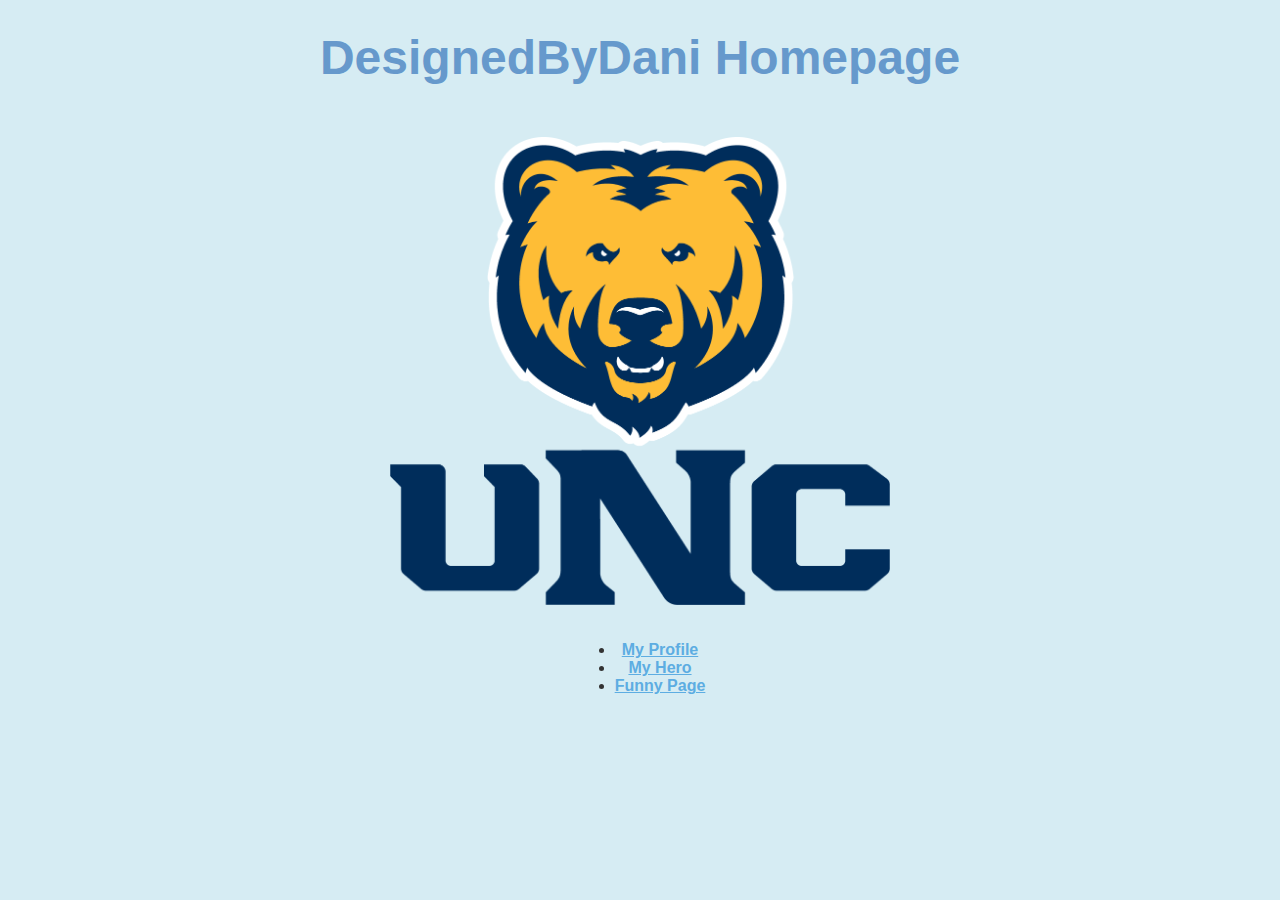
<file: index.html>
<!DOCTYPE html>
<html lang="en">
  <head>
       <title>Welcome to DesignedByDani</title>
       <meta charset="UTF-8">
       <link rel="stylesheet" href="css/main.css">

  </head>
  <body>
       <h1>DesignedByDani Homepage</h1>
       <img src="images/UNClogo.png" alt="UNC Logo">
       <ul>
          <li><a href="profile.html">My Profile</a></li>
          <li><a href="inspire.html">My Hero</a></li>
          <li><a href="amuse.html">Funny Page</a></li>
       </ul>

  </body>
</html>
</file>
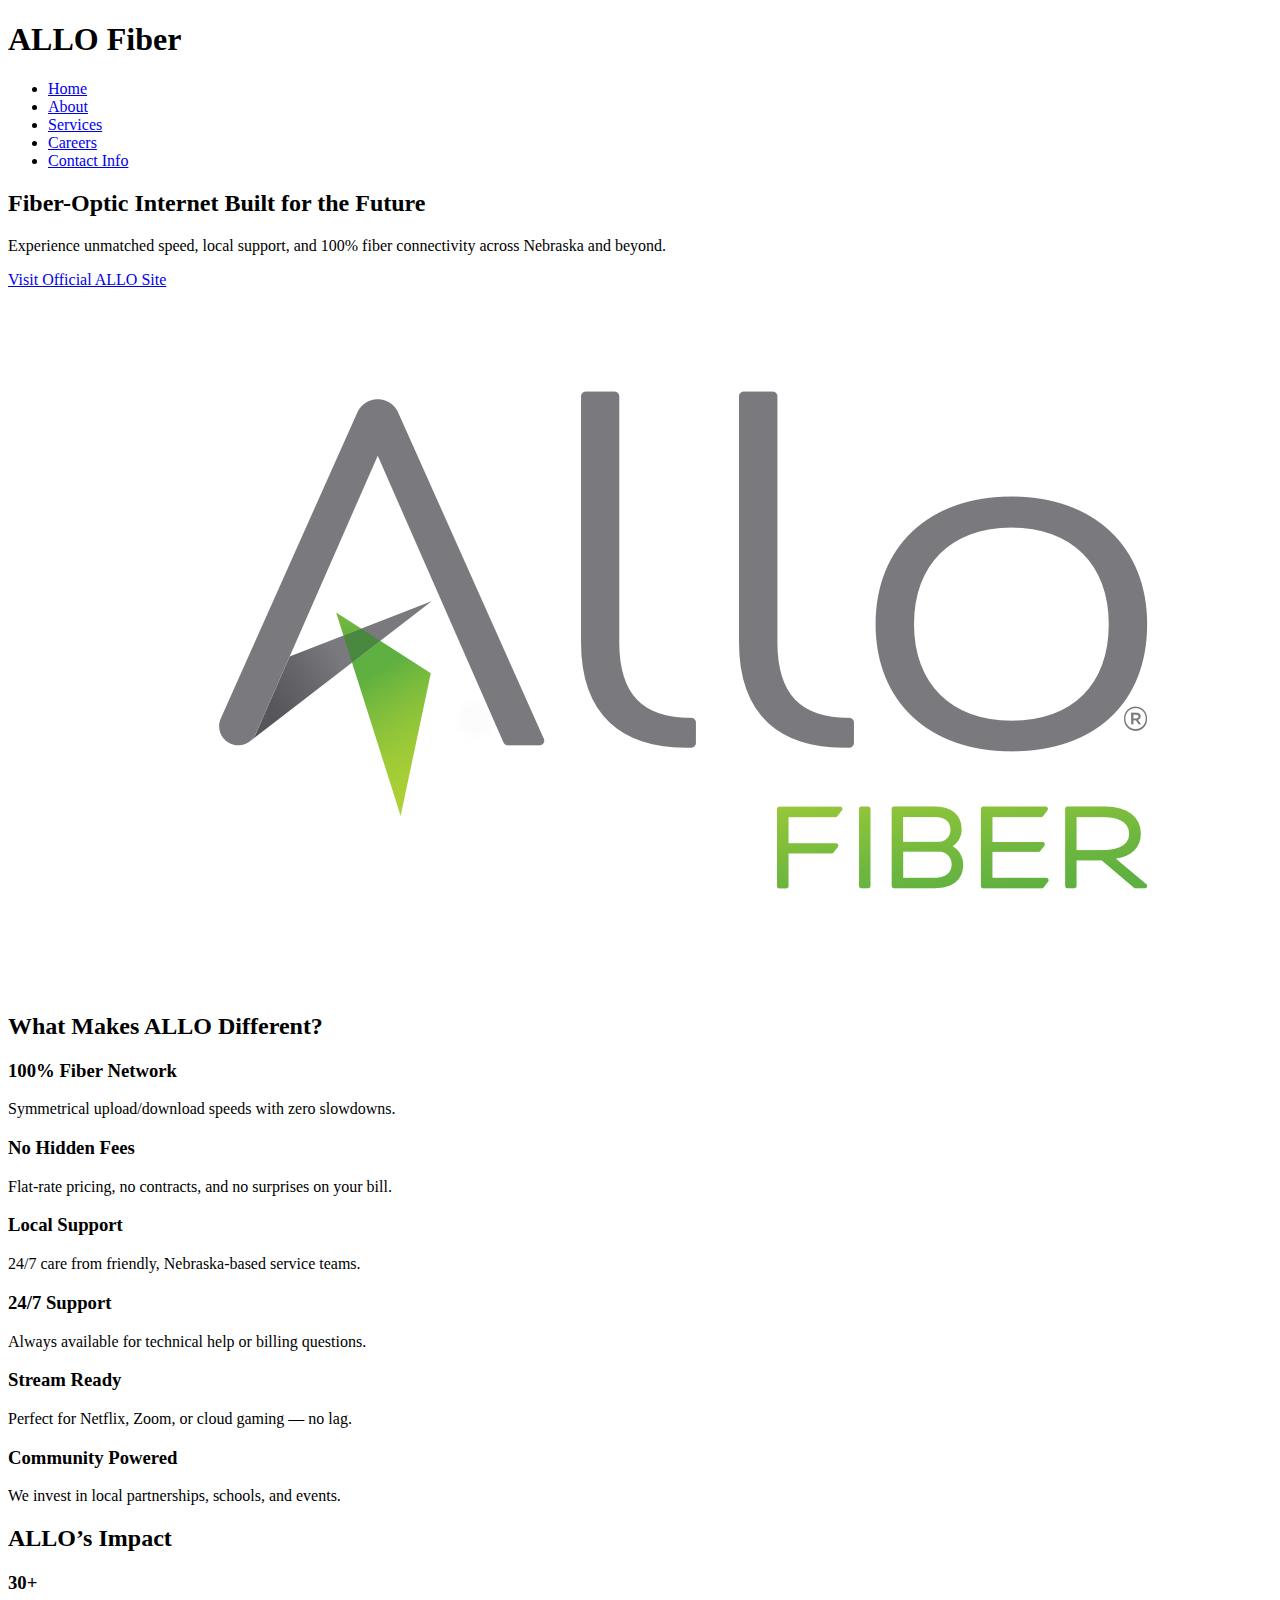
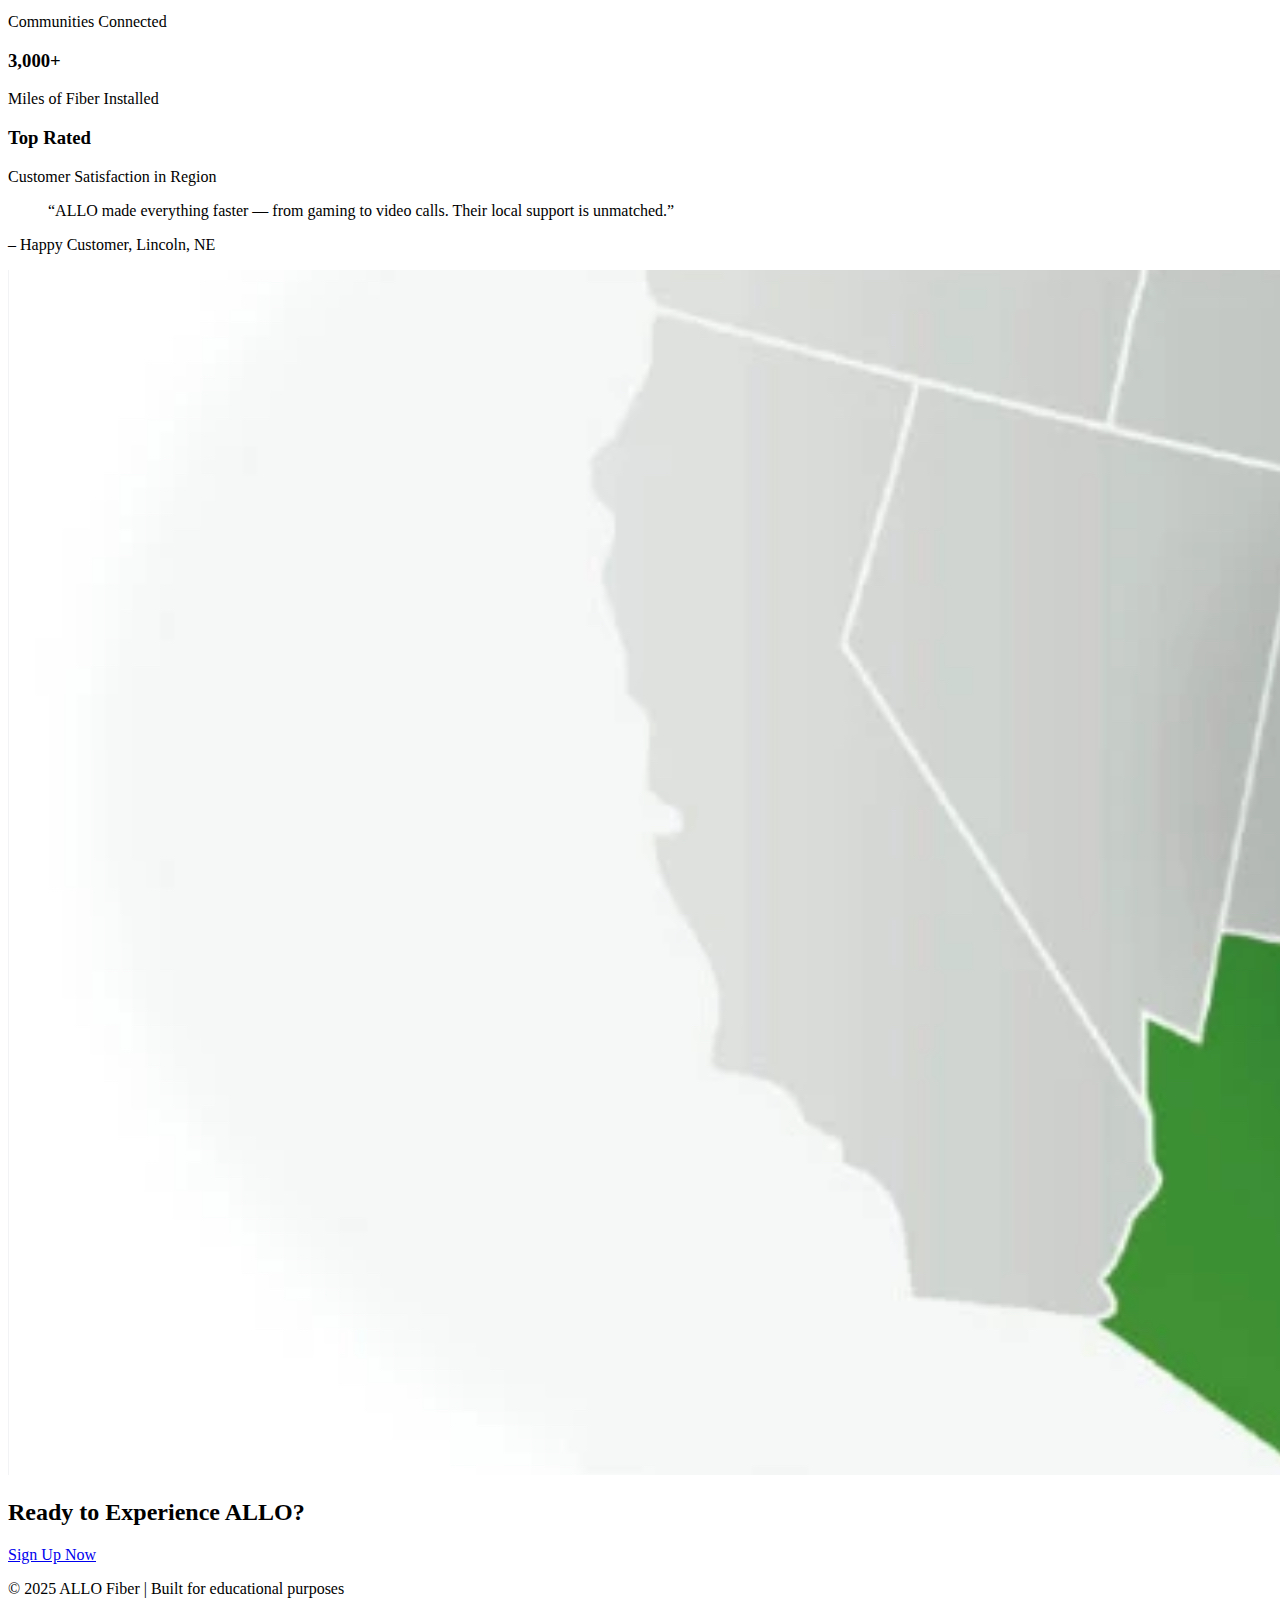
<file: marketing/index.html>
<!DOCTYPE html>
<html lang="en">
<head>
  <meta charset="UTF-8">
  <meta name="viewport" content="width=device-width, initial-scale=1.0">
  <title>ALLO Fiber | Built for the Future</title>
  <link rel="stylesheet" href="../css/style.css">
  <link href="https://fonts.googleapis.com/css2?family=Open+Sans&display=swap" rel="stylesheet">
  <style>
    .visually-hidden {
      position: absolute;
      width: 1px;
      height: 1px;
      padding: 0;
      margin: -1px;
      overflow: hidden;
      clip: rect(0, 0, 0, 0);
      white-space: nowrap;
      border: 0;
    }
  </style>
</head>
<body>
  <header class="header">
    <div class="container">
      <h1 class="logo">ALLO <span class="fiber">Fiber</span></h1>
      <nav>
        <ul>
          <li><a href="index.html">Home</a></li>
          <li><a href="about.html">About</a></li>
          <li><a href="services.html">Services</a></li>
          <li><a href="careers.html">Careers</a></li>
          <li><a href="contact.html">Contact Info</a></li>
        </ul>
      </nav>
    </div>
  </header>

  <section class="hero">
    <div class="container">
      <h2>Fiber-Optic Internet Built for the Future</h2>
      <p>Experience unmatched speed, local support, and 100% fiber connectivity across Nebraska and beyond.</p>
      <a href="https://www.allocommunications.com/" class="btn" target="_blank">Visit Official ALLO Site</a>
    </div>
  </section>

  <section class="real-image">
    <h2 class="visually-hidden">ALLO Logo</h2>
    <img src="../images/allologo.jpeg" alt="ALLO Logo Photo">
  </section>

  <section class="features">
    <div class="container">
      <h2>What Makes ALLO Different?</h2>
      <div class="card-grid">
        <div class="card">
          <h3>100% Fiber Network</h3>
          <p>Symmetrical upload/download speeds with zero slowdowns.</p>
        </div>
        <div class="card">
          <h3>No Hidden Fees</h3>
          <p>Flat-rate pricing, no contracts, and no surprises on your bill.</p>
        </div>
        <div class="card">
          <h3>Local Support</h3>
          <p>24/7 care from friendly, Nebraska-based service teams.</p>
        </div>
      </div>
    </div>
  </section>

  <section class="mini-features">
    <div class="container card-grid">
      <div class="card">
        <h3>24/7 Support</h3>
        <p>Always available for technical help or billing questions.</p>
      </div>
      <div class="card">
        <h3>Stream Ready</h3>
        <p>Perfect for Netflix, Zoom, or cloud gaming — no lag.</p>
      </div>
      <div class="card">
        <h3>Community Powered</h3>
        <p>We invest in local partnerships, schools, and events.</p>
      </div>
    </div>
  </section>

  <section class="stats">
    <div class="container">
      <h2>ALLO’s Impact</h2>
      <div class="stat-grid">
        <div class="stat">
          <h3>30+</h3>
          <p>Communities Connected</p>
        </div>
        <div class="stat">
          <h3>3,000+</h3>
          <p>Miles of Fiber Installed</p>
        </div>
        <div class="stat">
          <h3>Top Rated</h3>
          <p>Customer Satisfaction in Region</p>
        </div>
      </div>
    </div>
  </section>

  <section class="testimonial">
    <div class="container">
      <h2 class="visually-hidden">Customer Testimonial</h2>
      <blockquote>
        “ALLO made everything faster — from gaming to video calls. Their local support is unmatched.”
      </blockquote>
      <p class="author">– Happy Customer, Lincoln, NE</p>
    </div>
  </section>

  <section class="real-image">
    <div class="container">
      <h2 class="visually-hidden">ALLO Coverage Map</h2>
      <img src="../images/allo-map.jpeg" alt="ALLO Coverage Map">
    </div>
  </section>

  <section class="cta-footer">
    <div class="container">
      <h2>Ready to Experience ALLO?</h2>
      <a href="https://www.allocommunications.com/" class="btn" target="_blank">Sign Up Now</a>
    </div>
  </section>

  <footer class="footer">
    <p>&copy; 2025 ALLO Fiber | Built for educational purposes</p>
  </footer>

</body>
</html>
</file>
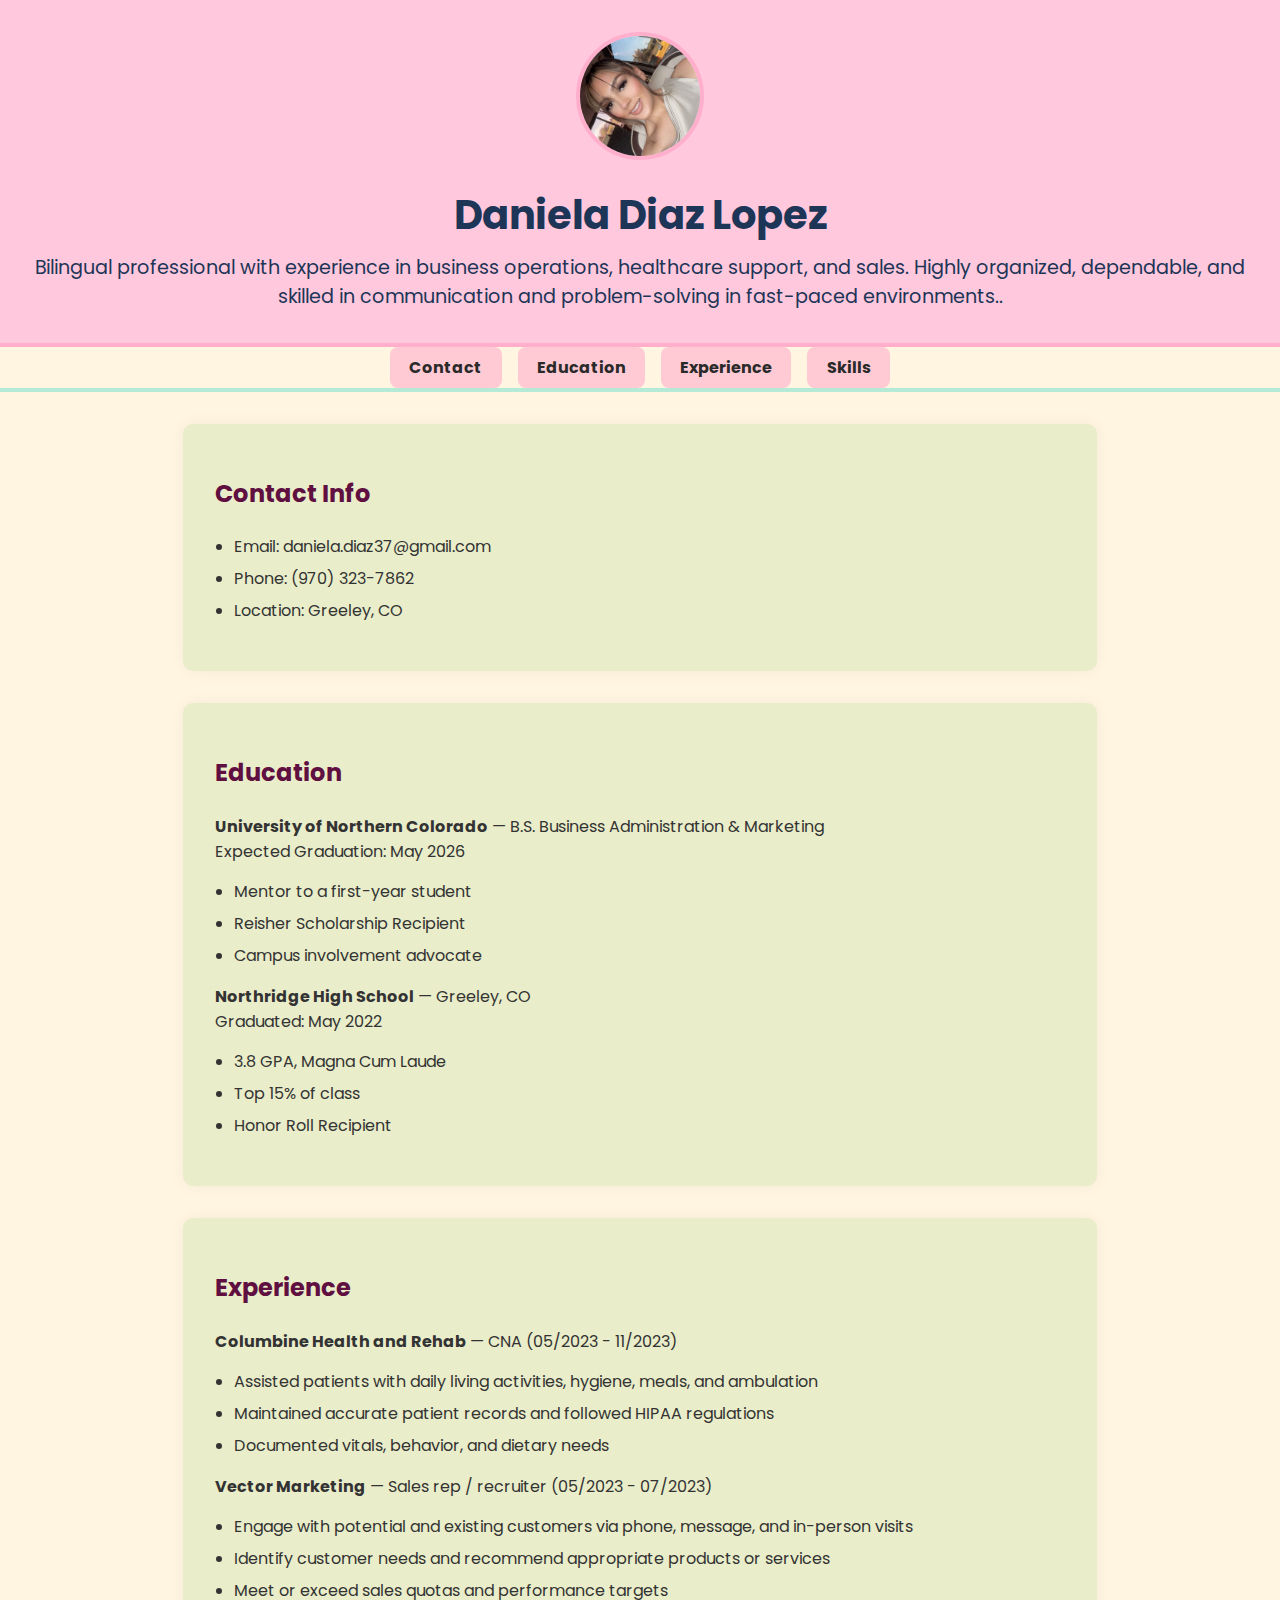
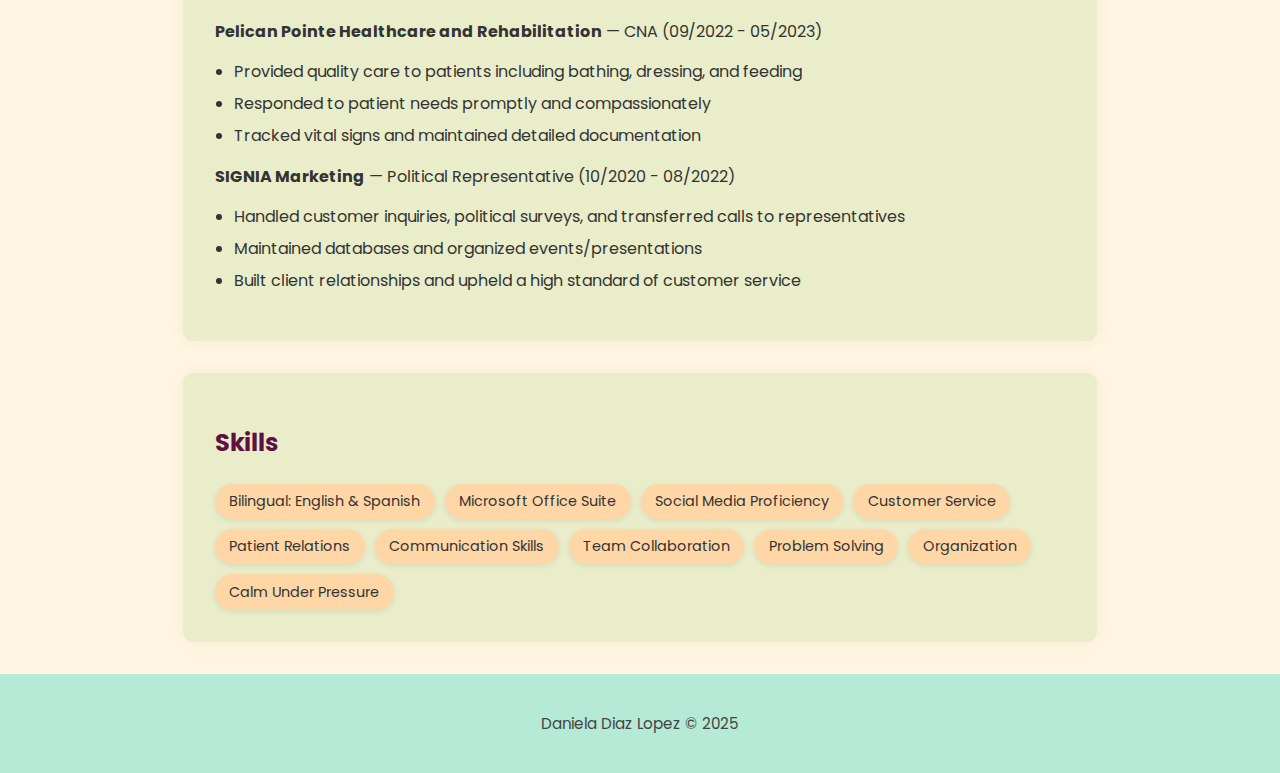
<file: resume/index.html>
<!DOCTYPE html>
<html lang="en">
<head>
  <meta charset="UTF-8">
  <meta name="viewport" content="width=device-width, initial-scale=1.0">
  <title>Resume</title>
  <link rel="stylesheet" href="css/style.css">
  <link href="https://fonts.googleapis.com/css2?family=Poppins:wght@400;700&display=swap" rel="stylesheet">
</head>
<body>
  <header>
    <img src="../images/daniela-profile.jpg" alt="Profile Picture" class="profile-img">
    <h1>Daniela Diaz Lopez</h1>
    <p>Bilingual professional with experience in business operations, healthcare support, and sales. Highly organized, dependable, and skilled in communication and problem-solving in fast-paced environments..</p>
  </header>

  <nav>
    <a href="#contact">Contact</a>
    <a href="#education">Education</a>
    <a href="#experience">Experience</a>
    <a href="#skills">Skills</a>
  </nav>

  <main>
    <section id="contact">
      <h2>Contact Info</h2>
      <ul>
        <li>Email: daniela.diaz37@gmail.com</li>
        <li>Phone: (970) 323-7862</li>
        <li>Location: Greeley, CO </li>
      </ul>
    </section>

    <section id="education">
      <h2>Education</h2>
      <p><strong>University of Northern Colorado</strong> — B.S. Business Administration & Marketing<br>Expected Graduation: May 2026</p>
      <ul>
        <li>Mentor to a first-year student</li>
        <li>Reisher Scholarship Recipient</li>
        <li>Campus involvement advocate</li>
      </ul>

      <p><strong>Northridge High School</strong> — Greeley, CO<br>Graduated: May 2022</p>
      <ul>
        <li>3.8 GPA, Magna Cum Laude</li>
        <li>Top 15% of class</li>
        <li>Honor Roll Recipient</li>
      </ul>
    </section>

    <section id="experience">
      <h2>Experience</h2>
      <p><strong>Columbine Health and Rehab</strong> — CNA (05/2023 - 11/2023)</p>
      <ul>
        <li>Assisted patients with daily living activities, hygiene, meals, and ambulation</li>
        <li>Maintained accurate patient records and followed HIPAA regulations</li>
        <li>Documented vitals, behavior, and dietary needs</li>
      </ul>
      <p><strong>Vector Marketing</strong> — Sales rep / recruiter (05/2023 - 07/2023)</p>
      <ul>
        <li>Engage with potential and existing customers via phone, message, and in-person visits</li>
        <li>Identify customer needs and recommend appropriate products or services</li>
        <li>Meet or exceed sales quotas and performance targets </li>
      </ul>
      <p><strong>Pelican Pointe Healthcare and Rehabilitation</strong> — CNA (09/2022 - 05/2023)</p>
      <ul>
        <li>Provided quality care to patients including bathing, dressing, and feeding</li>
        <li>Responded to patient needs promptly and compassionately</li>
        <li>Tracked vital signs and maintained detailed documentation</li>
      </ul>

      <p><strong>SIGNIA Marketing</strong> — Political Representative (10/2020 - 08/2022)</p>
      <ul>
        <li>Handled customer inquiries, political surveys, and transferred calls to representatives</li>
        <li>Maintained databases and organized events/presentations</li>
        <li>Built client relationships and upheld a high standard of customer service</li>
      </ul>
    </section>

    <section id="skills">
      <h2>Skills</h2>
      <div class="skills-grid">
        <span>Bilingual: English & Spanish</span>
        <span>Microsoft Office Suite</span>
        <span>Social Media Proficiency</span>
        <span>Customer Service</span>
        <span>Patient Relations</span>
        <span>Communication Skills</span>
        <span>Team Collaboration</span>
        <span>Problem Solving</span>
        <span>Organization</span>
        <span>Calm Under Pressure</span>
      </div>
    </section>
  </main>

  <footer>
    <p> Daniela Diaz Lopez © 2025</p>
  </footer>
</body>
</html>
</file>
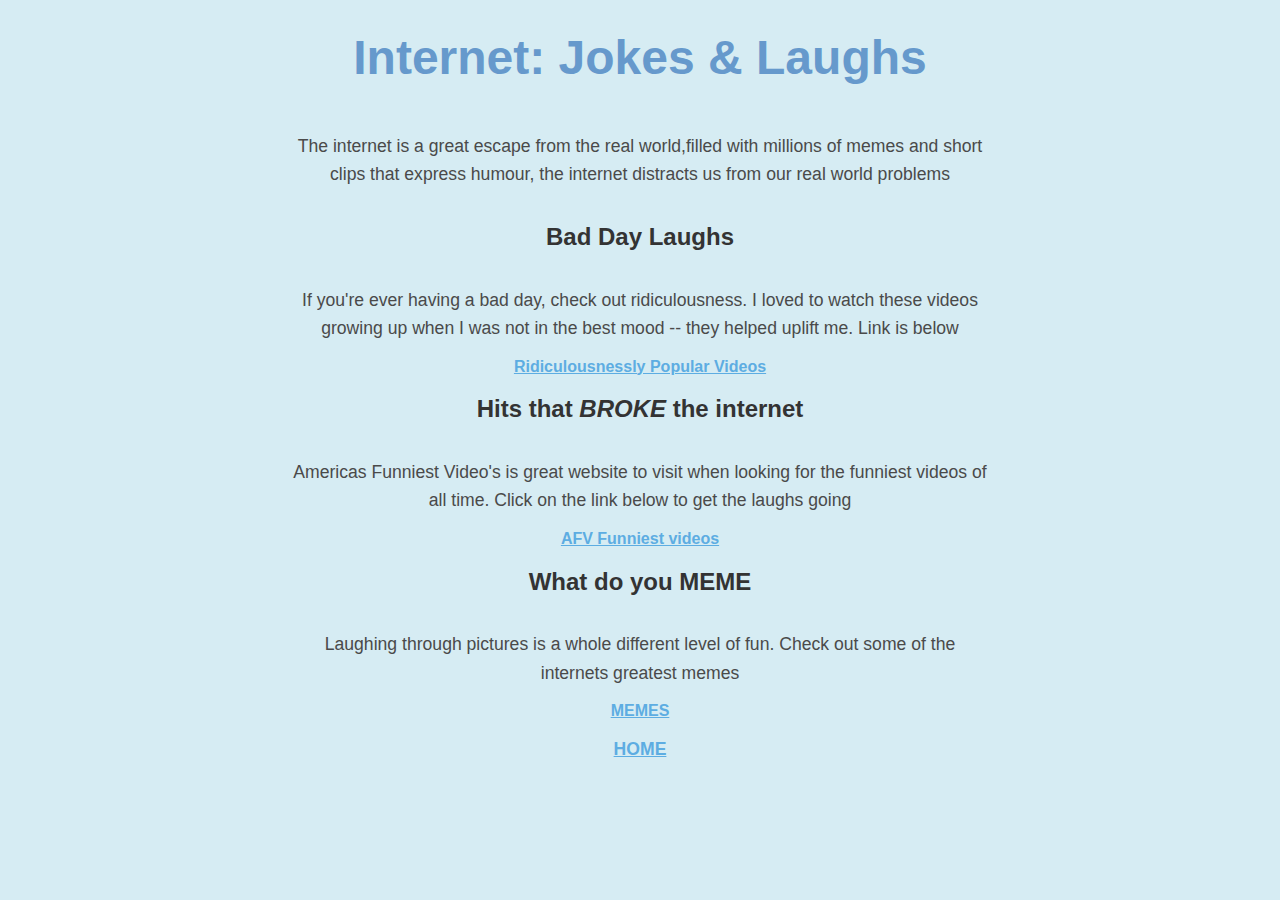
<file: amuse.html>
<!DOCTYPE html>
<html lang="en">
 <head>
   <meta charset= "UTF-8">
   <title>Amuse Me</title>
   <link rel="stylesheet" href="css/main.css">
 </head> 
  <body>
  <h1>Internet: Jokes & Laughs</h1>
  <p>The internet is a great escape from the real world,filled with millions of memes and short clips that express humour, the internet distracts us from our real world problems</p>
  
  <h2>Bad Day Laughs</h2>
   <p>If you're ever having a bad day, check out ridiculousness. I loved to watch these videos growing up when I was not in the best mood -- they helped uplift me. Link is below</p>
   <a href="https://www.youtube.com/watch?v=JH_6aQWm0tI">Ridiculousnessly Popular Videos</a>
    
  <h2>Hits that <em>BROKE</em> the internet</h2>
   <p>Americas Funniest Video's is great website to visit when looking for the funniest videos of all time. Click on the link below to get the laughs going</p>
   <a href="https://www.afv.com/funny-videos">AFV Funniest videos</a>
  <h2>What do you <strong>MEME</strong></h2>
   <p>Laughing through pictures is a whole different level of fun. Check out some of the internets greatest memes</p>
   <a href="https://memes.com/#google_vignette">MEMES</a>
   <p><a href="index.html">HOME</a></p>
  </body>
</html>
</file>
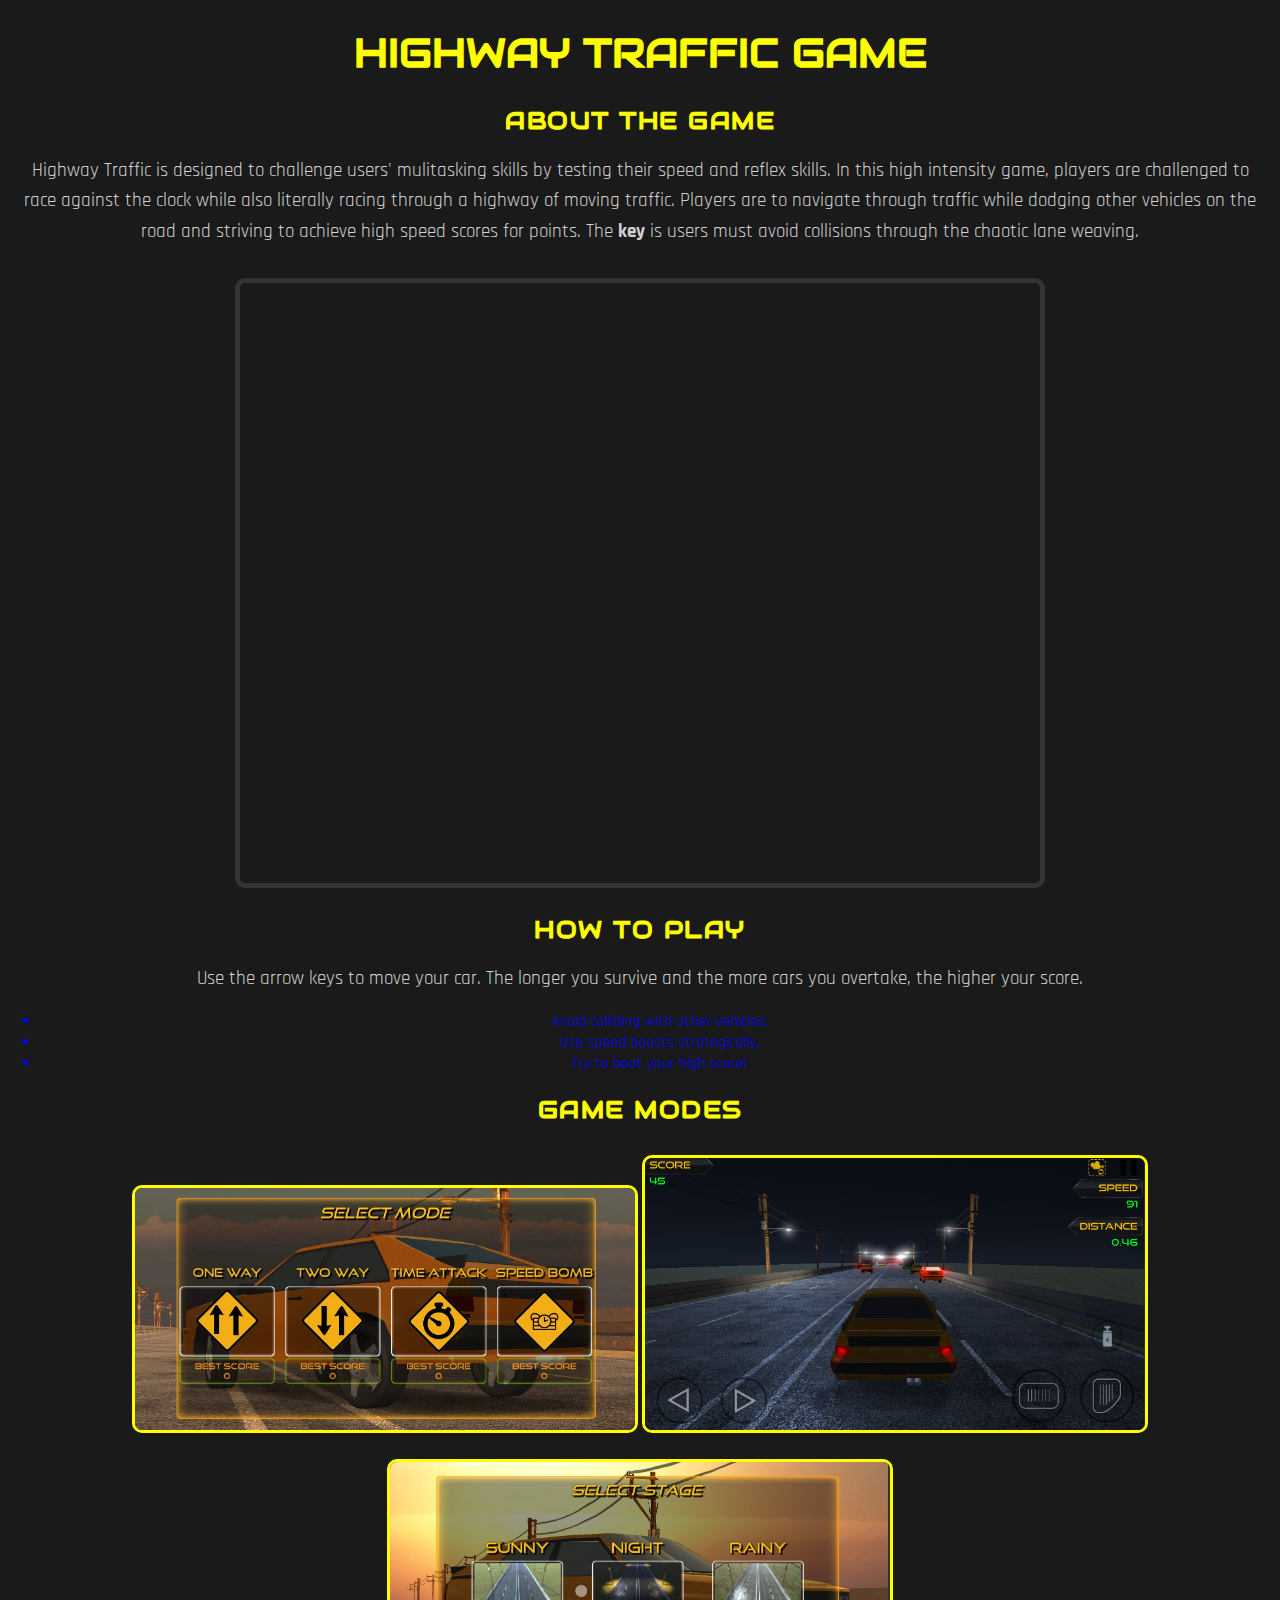
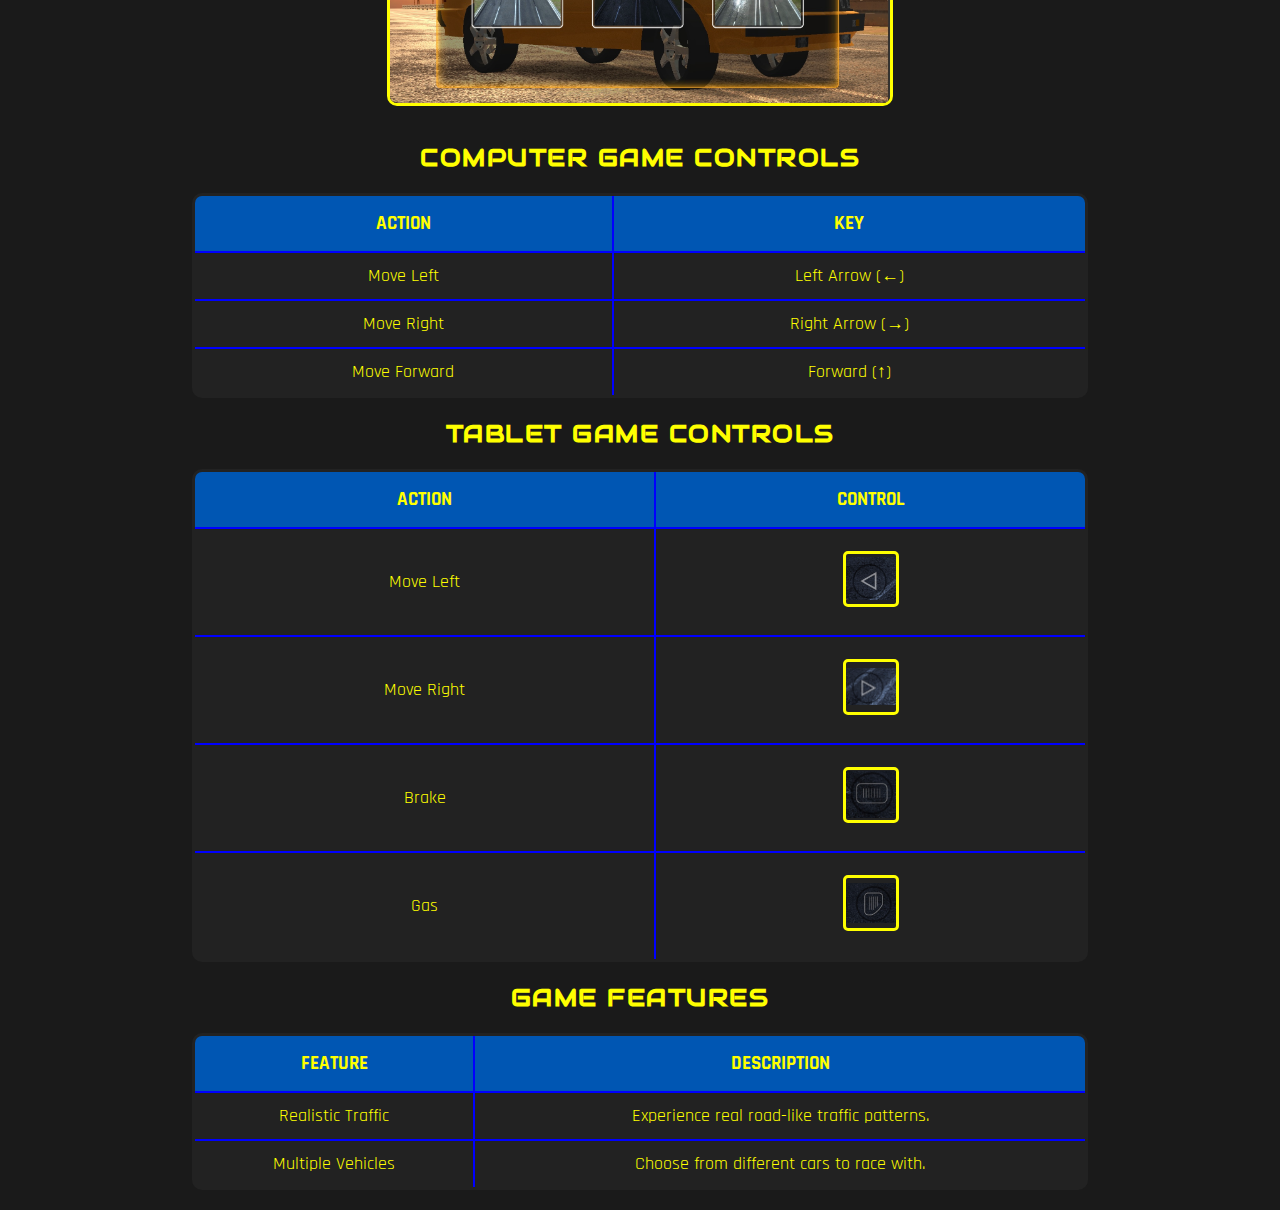
<file: application.html>
<!DOCTYPE html>
<html lang="en">
<head>
    <meta charset="UTF-8">
    <meta name="viewport" content="width=device-width, initial-scale=1.0">
    <title>Application</title>
    <link rel="stylesheet" href="css/application.css">
    <link href="https://fonts.googleapis.com/css2?family=Audiowide&family=Rajdhani:wght@300;400;700&display=swap" rel="stylesheet">
</head>
<body>
    <h1>Highway Traffic Game</h1>
    <h2>About the Game</h2>
    <p>Highway Traffic is designed to challenge users' mulitasking skills by testing their speed and reflex skills. In this high intensity game, players are challenged to race against the clock while also literally racing through a highway of moving traffic. Players are to navigate through traffic while dodging other vehicles on the road and striving to achieve high speed scores for points. The <strong>key</strong> is users must avoid collisions through the chaotic lane weaving.</p>
    <iframe src="https://www.onlinegames.io/games/2022/unity/highway-traffic/index.html" width="800" height="600"></iframe>
    <h2>How to Play</h2>
    <p>Use the arrow keys to move your car. The longer you survive and the more cars you overtake, the higher your score.</p>
         <ul>
        <li>Avoid colliding with other vehicles.</li>
        <li>Use speed boosts strategically.</li>
        <li>Try to beat your high score!</li>
         </ul>
    <h2>Game Modes</h2>
    <img src="images/imgmode.jpg" alt="mode" width="300">
    <img src="images/imglive.jpg" alt="live" width="300">
    <img src="images/imgstage.jpg" alt="stage" width="300">
  <section>
            <h2>Computer Game Controls </h2>
            <table class="controls-table">
                <tr>
                    <th>Action</th>
                    <th>Key</th>
                </tr>
                <tr>
                    <td>Move Left</td>
                    <td>Left Arrow (←)</td>
                </tr>
                <tr>
                    <td>Move Right</td>
                    <td>Right Arrow (→)</td>
                </tr>
                <tr>
                    <td>Move Forward</td>
                    <td>Forward (↑)</td>
                </tr>
            </table>
        </section>
    <section>
    <h2>Tablet Game Controls</h2>
    <table class="controls-table">
        <tr>
            <th>Action</th>
            <th>Control</th>
        </tr>
        <tr>
            <td>Move Left</td>
            <td><img src="images/moveleft.jpg" alt="Move Left"></td>
        </tr>
        <tr>
            <td>Move Right</td>
            <td><img src="images/moveright.jpg" alt="Move Right"></td>
        </tr>
        <tr>
            <td>Brake</td>
            <td><img src="images/brake.jpg" alt="Brake"></td>
        </tr>
        <tr>
            <td>Gas</td>
            <td><img src="images/gas.jpg" alt="Gas"></td>
        </tr>
    </table>
</section>

    <h2>Game Features</h2>
    <table class="controls-table">
        <tr>
            <th>Feature</th>
            <th>Description</th>
        </tr>
        <tr>
            <td>Realistic Traffic</td>
            <td>Experience real road-like traffic patterns.</td>
        </tr>
        <tr>
            <td>Multiple Vehicles</td>
            <td>Choose from different cars to race with.</td>
        </tr>
    </table>
</body>
</html>
</file>
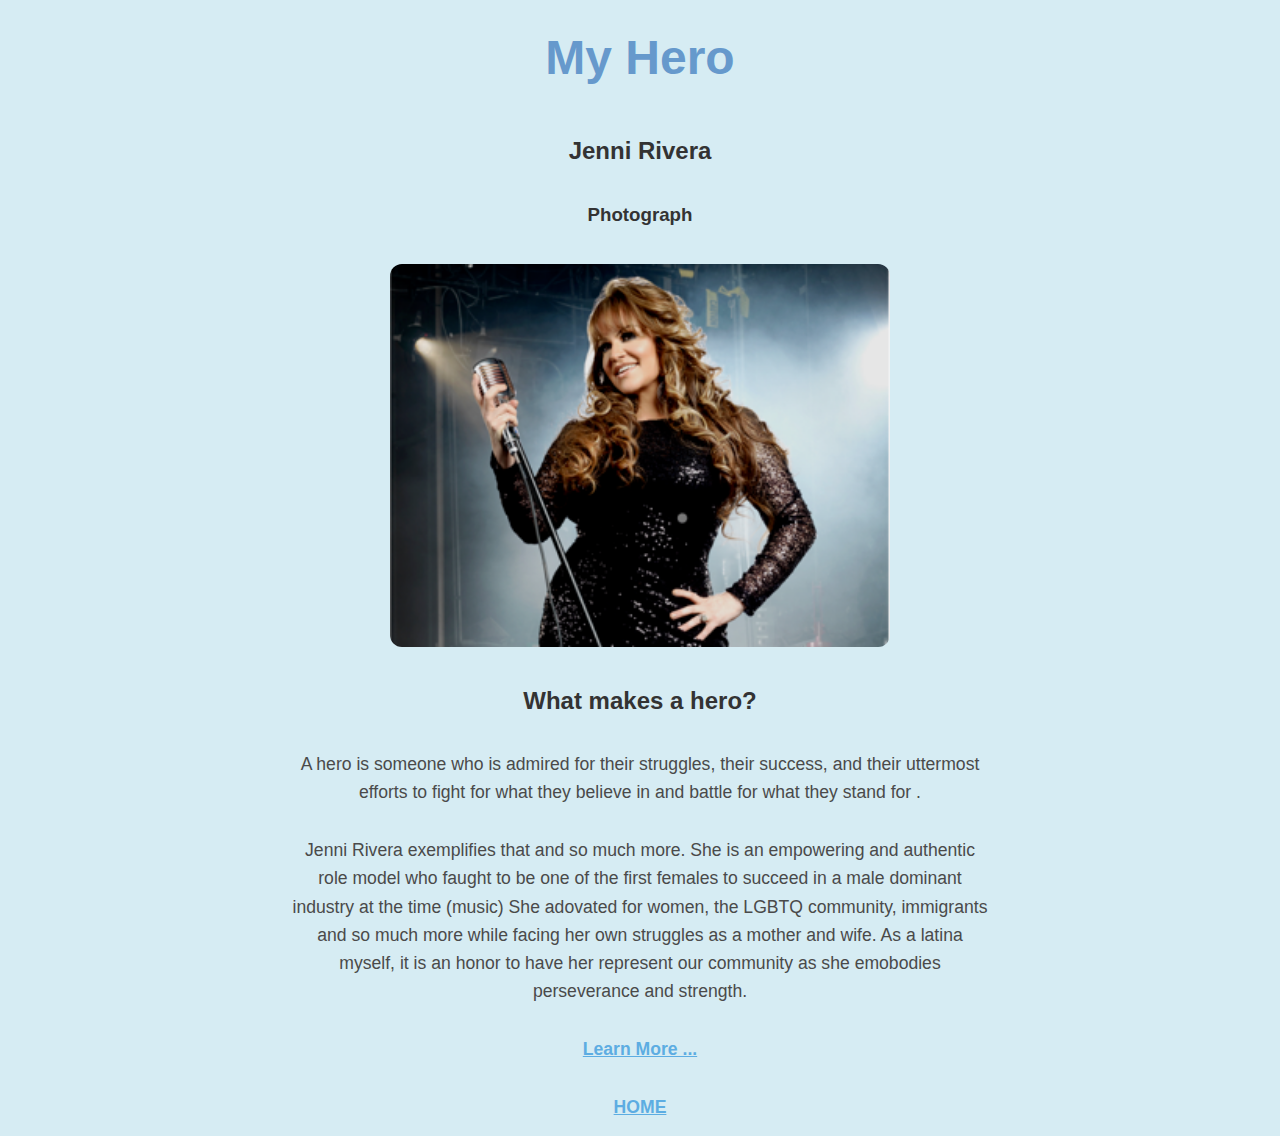
<file: inspire.html>
<!DOCTYPE html>
<html lang="en">
  <head>
    <title>My Hero</title>
    <link rel="stylesheet" href="css/main.css">
  </head>
  <body>
<h1>My Hero</h1>
<h2>Jenni Rivera</h2>
<h3>Photograph</h3>
<img src="images/jenni.PNG" alt="Jenni">
<h2>What makes a hero?</h2>
<p>A hero is someone who is admired for their struggles, their success, and their uttermost efforts to fight for what they believe in and battle for what they stand for .</p>
<p>Jenni Rivera exemplifies that and so much more. She is an empowering and authentic role model who faught to be one of the first females to succeed in a male dominant industry at the time (music) She adovated for women, the LGBTQ community, immigrants and so much more while facing her own struggles as a mother and wife. As a latina myself, it is an honor to have her represent our community as she emobodies perseverance and strength.</p>
<p><a href="https://www.biography.com/musician/jenni-rivera">Learn More ...</a></p>
<p><a href="index.html">HOME</a></p>
</body>
</file>
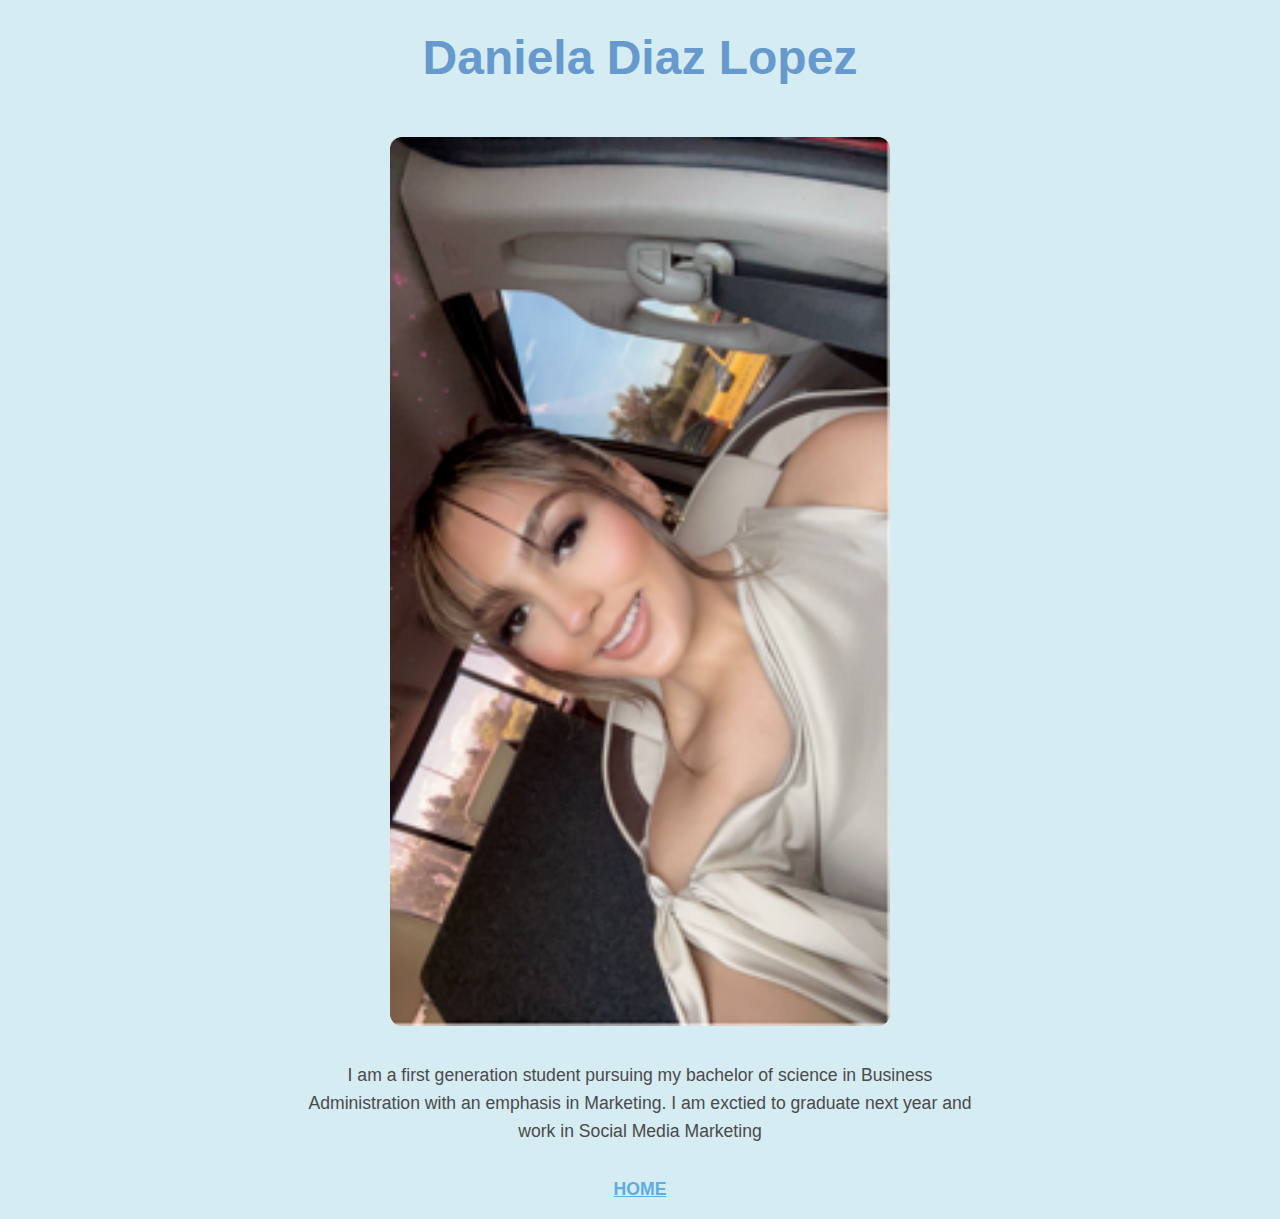
<file: profile.html>
<!DOCTYPE html>
  <html lang="en">
  <head>
    <title>Daniela Diaz Lopez</title>
    <meta charset="UTF-8">
    <link rel="stylesheet" href="css/main.css">
  </head>
  <body>
    <h1>Daniela Diaz Lopez</h1>
    <img src="images/profileimg.png" alt="Picture of Daniela">
    <p>I am a first generation student pursuing my bachelor of science in Business Administration with an emphasis in Marketing. I am exctied to graduate next year and work in Social Media Marketing </p>
    <p><a href="index.html">HOME</a></p>
  </body>
</file>
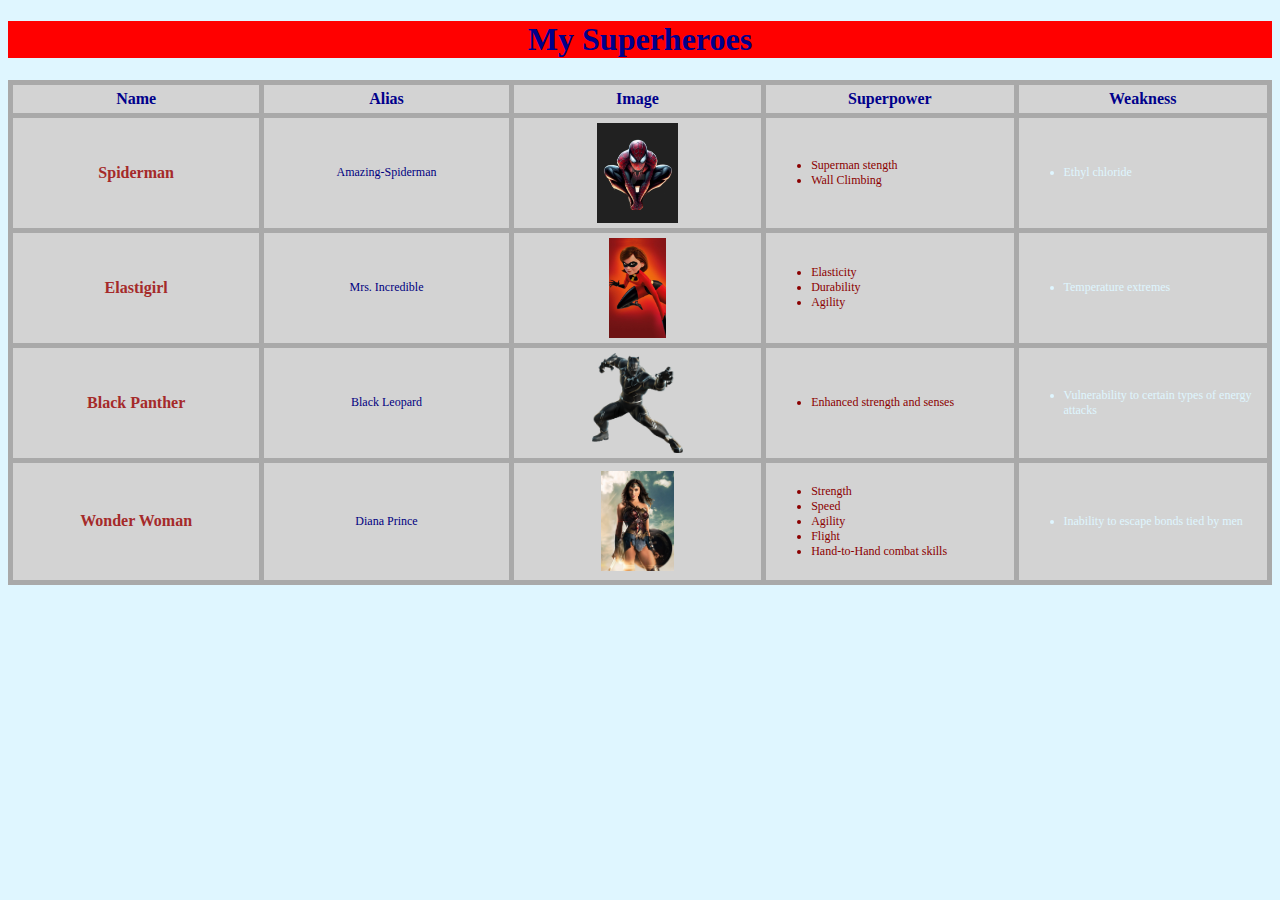
<file: superhero.html>
<!DOCTYPE html>
<html lang="en">
 <head>
   <meta charset= "UTF-8">
   <title>My Superheroes</title>
   <style>
     table
     {border-collapse: collapse;
      margin: auto;}
     table, th, td
     { border:5px solid darkgray;
       padding: 5px;
       background-color: lightgrey;}
     th
     { width: 250px; 
      text-align:center;}
    img
    {height:100px;
     display: block;
     margin: auto; }
    h1
    {  text-align: center;
       background-color: red; color:darkblue;}
    body
    { background-color:white; }
     .heropic:hover
     { background-color: red;}
    li {font-size:12px; text-align:left; color: rgb(139, 0, 0);}
    .header 
    { color: darkblue; }
    .alias
    {text-align: center;
    font-size:12px; color: rgb(0, 0, 128);}
    body 
    {background-color: rgb(223, 246, 255);}
    .hero
    {color: rgb(165, 42, 42); } 
    .weak 
    {color: rgb(223, 246, 255);}
   </style>
 </head> 
  <body>
  <h1>My Superheroes</h1>
  <table>
        <thead> 
              <tr>
                 <th class="header">Name</th>
                 <th class="header">Alias</th>
                 <th class="header">Image</th>
                 <th class="header">Superpower</th>
                 <th class="header">Weakness</th>
              </tr>
        </thead>
    <tbody>
          <tr>
            <th class="hero">Spiderman</th>
            <td class="alias">Amazing-Spiderman</td>
            <td class="heropic"><a href=images/spiderman.jpg><img src=images/spiderman.jpg alt="spiderman image"></a></td>
            <td>
             <ul>
              <li>Superman stength</li>
              <li>Wall Climbing</li>
             </ul>
            </td>
            <td>
             <ul>
              <li class="weak">Ethyl chloride</li>
             </ul>
            </td>
          </tr>
          <tr>
            <th class="hero">Elastigirl</th>
            <td class="alias">Mrs. Incredible</td>
            <td class="heropic"><a href="images/elastigirl.jpg"><img src="images/elastigirl.jpg" alt="spiderman image"></a></td>
            <td>
             <ul>
              <li>Elasticity</li>
              <li>Durability</li>
              <li>Agility</li>
             </ul>
             <td>
             <ul>
              <li class="weak">Temperature extremes</li>
             </ul>
           </td>
          </tr>
       <tr>
            <th class="hero">Black Panther</th>
            <td class="alias">Black Leopard</td>
            <td class="heropic"><a href="images/blackpanther.PNG"><img src="images/blackpanther.PNG" alt="blackpanther image"></a></td>
            <td>
             <ul>
              <li>Enhanced strength and senses</li>
          </ul>
             </td>
            <td> 
             <ul>
              <li class="weak">Vulnerability to certain types of energy attacks</li>
             </ul>
             </td>
          </tr>
       <tr>
            <th class="hero">Wonder Woman</th>
            <td class="alias">Diana Prince</td>
            <td class="heropic"><a href="images/superwoman.JPG"><img src="images/superwoman.JPG" alt="wonderwoman image"></a></td>
            <td>
             <ul>
              <li>Strength</li>
              <li>Speed</li>
              <li>Agility</li>
              <li>Flight</li>
              <li>Hand-to-Hand combat skills</li>
             </ul>
            </td>
            <td> 
             <ul>
              <li class="weak">Inability to escape bonds tied by men</li>
             </ul>
            </td>
          </tr>
    </tbody>
  </table>
 </body>
  </html>
</file>
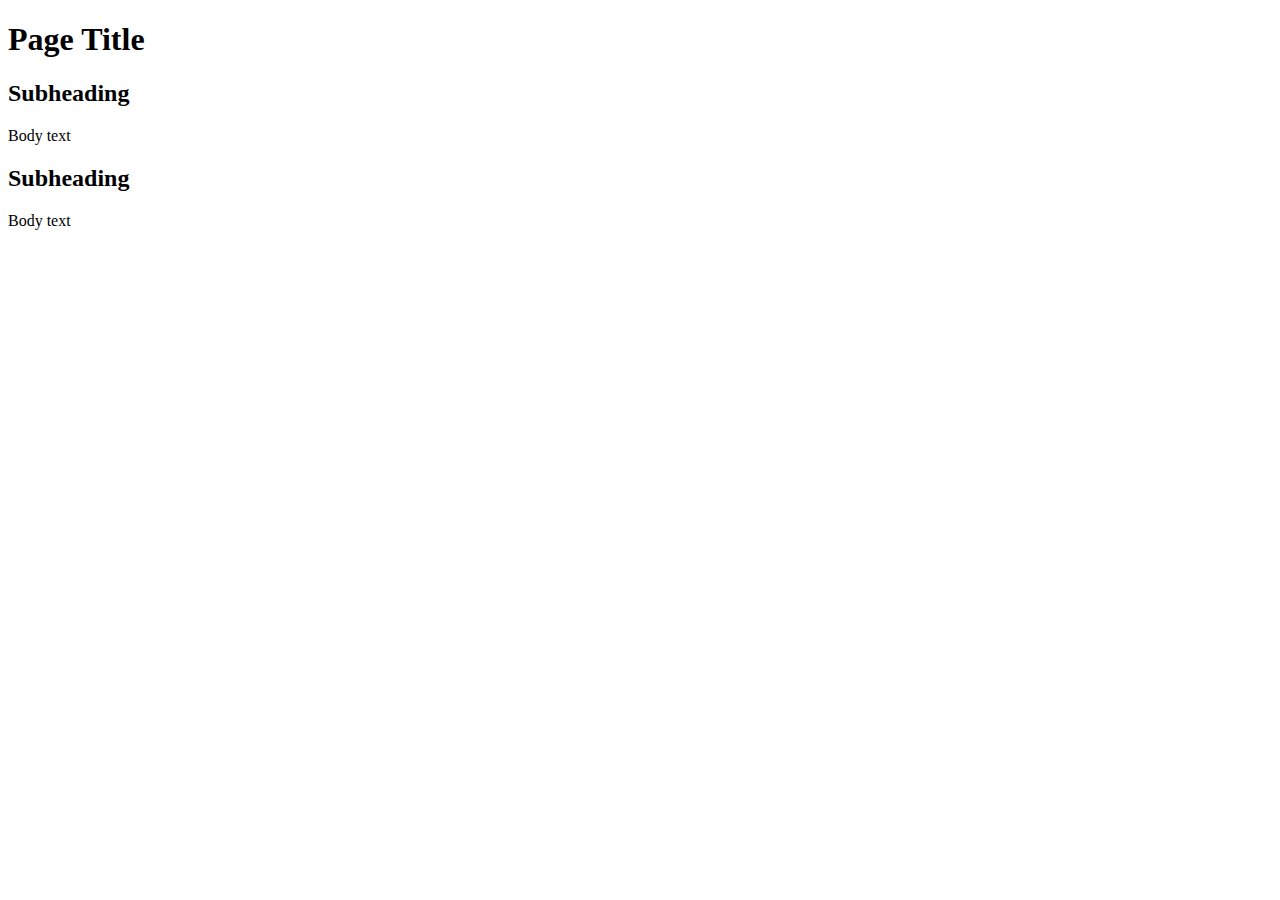
<file: template.html>
<!DOCTYPE html>
<html lang="en">
 <head>
   <meta charset= "UTF-8">
   <title>Template</title>
 </head> 
  <body>
  <h1>Page Title</h1>
  <h2>Subheading</h2>
  <p>Body text</p>
  <h2>Subheading</h2>
  <p>Body text</p>
 </body>
  </html>
</file>
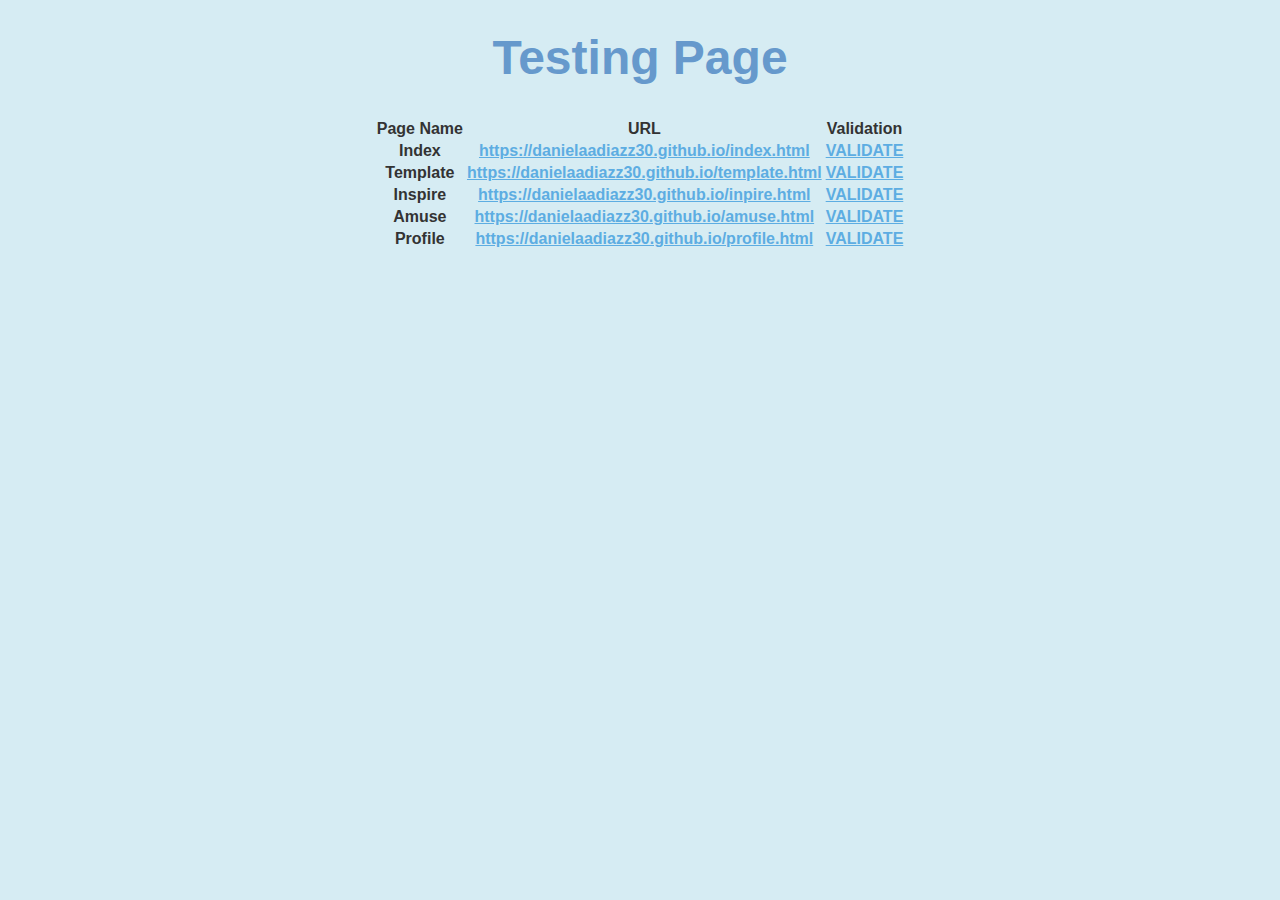
<file: test.html>
<!DOCTYPE html>
<html lang="en">
  <head>
       <meta charset="UTF-8">
       <title>Testing Page</title>
       <link rel="stylesheet" href="css/main.css">
  </head>
  <body>
       <h1>Testing Page</h1>
       <table>
             <thead>
                   <tr>
                       <th>Page Name</th>
                       <th>URL</th>
                       <th>Validation</th>
</tr>
</thead>
         <tbody>
               <tr>
                  <th>Index</th>
                  <td><a href="https://danielaadiazz30.github.io/index.html">https://danielaadiazz30.github.io/index.html</a></td>
                  <td><a href="https://validator.w3.org/nu/?doc=https%3A%2F%2Fdanielaadiazz30.github.io%2Findex.html">VALIDATE</a></td>
               </tr>
                <tr>
                  <th>Template</th>
                  <td><a href="https://danielaadiazz30.github.io/template.html">https://danielaadiazz30.github.io/template.html</a></td>
                  <td><a href="https://validator.w3.org/nu/?doc=https%3A%2F%2Fdanielaadiazz30.github.io%2Ftemplate.html">VALIDATE</a></td>
               </tr>
               <tr>
                  <th>Inspire</th>
                  <td><a href="https://danielaadiazz30.github.io/inspire.html">https://danielaadiazz30.github.io/inpire.html</a></td>
                  <td><a href="https://validator.w3.org/nu/?doc=https%3A%2F%2Fdanielaadiazz30.github.io%2Finspire.html">VALIDATE</a></td>
               </tr>
                 <tr>
                  <th>Amuse</th>
                  <td><a href="https://danielaadiazz30.github.io/amuse.html">https://danielaadiazz30.github.io/amuse.html</a></td>
                  <td><a href="https://validator.w3.org/nu/?doc=https%3A%2F%2Fdanielaadiazz30.github.io%2Famuse.html">VALIDATE</a></td>
               </tr>
                <tr>
                  <th>Profile</th>
                  <td><a href="https://danielaadiazz30.github.io/profile.html">https://danielaadiazz30.github.io/profile.html</a></td>
                  <td><a href="https://validator.w3.org/nu/?doc=https%3A%2F%2Fdanielaadiazz30.github.io%2Fprofile.html">VALIDATE</a></td>
        </tr>
      </tbody>
    </table>
  </body>
</html>
</file>
<file: css/main.css>
body {
  background-color: #d6ecf3; 
  color: #333;
  font-family: Arial, sans-serif;
  display: flex;
  flex-direction: column;
  align-items: center;
  text-align: center;
  margin: 0;
  padding: 0;
}
h1 {
  color: #6699cc; 
  font-size: 3em;
  font-weight: bold;
  margin-top: 30px;
}
img {
  width: 80%;
  max-width: 500px;
  border-radius: 12px;
  margin: 20px auto;
  display: block;
}
p {
  max-width: 700px;
  font-size: 1.1em;
  line-height: 1.6;
  margin: 15px auto;
  color: #4a4a4a;
}
a {
  color: #5dade2; 
  text-decoration: underline;
  font-weight: bold;
}
a:hover {
  text-decoration: underline;
h2 {
  color: #5a90b8;
  font-size: 2em;
  margin-top: 20px;
}
</file>
<file: css/style.css>

</file>
<file: resume/css/style.css>
body {
  font-family: 'Poppins', sans-serif;
  margin: 0;
  padding: 0;
  background-color: #fff5e1; 
  color: #333;
}

header {
  text-align: center;
  background-color: #ffc8dd; 
  color: #1d3557;
  padding: 2em 1em;
  border-bottom: 4px solid #ffafcc;
}

header h1 {
  font-size: 2.5em;
  margin: 0.2em 0;
}

header p {
  font-size: 1.2em;
  margin: 0;
}


.profile-img {
  width: 120px;
  height: 120px;
  object-fit: cover;
  border-radius: 50%;
  border: 4px solid #ffafcc;
  margin-bottom: 10px;
}

nav {
  display: flex;
  justify-content: center;
  flex-wrap: wrap;
  background-color: 
  padding: 1em;
  border-bottom: 4px solid #b5ead7;
  gap: 1em;
}

nav a {
  color: #2a2a2a;
  text-decoration: none;
  padding: 0.5em 1.2em;
  background-color: #ffcad4; 
  border-radius: 8px;
  font-weight: bold;
  transition: background-color 0.3s;
}

nav a:hover {
  background-color: #bde0fe; 
}

section {
  max-width: 850px;
  margin: 2em auto;
  padding: 2em;
  background-color: #e9edc9; 
  border-radius: 10px;
  box-shadow: 0 0 15px rgba(0, 0, 0, 0.05);
}

section h2 {
  color: #5f0f40;
  margin-bottom: 1em;
}

section ul {
  padding-left: 1.2em;
}

section ul li {
  margin-bottom: 0.5em;
  line-height: 1.5;
}

.skills-grid {
  display: flex;
  flex-wrap: wrap;
  gap: 10px;
  margin-top: 1em;
}

.skills-grid span {
  background-color: #ffd6a5; 
  padding: 0.5em 1em;
  border-radius: 20px;
  font-size: 0.9em;
  box-shadow: 0 2px 6px rgba(0, 0, 0, 0.08);
  color: #333;
}


footer {
  text-align: center;
  background-color: #b5ead7;
  color: #444;
  padding: 1.5em 1em;
  font-size: 0.95em;
}
</file>
<file: css/application.css>
@import url('https://fonts.googleapis.com/css2?family=Audiowide&family=Rajdhani:wght@300;400;700&display=swap');

h1, h2 {
    font-family: 'Audiowide', sans-serif;
}
p {
    font-family: 'Rajdhani', sans-serif;
}

body {
    font-family: 'Rajdhani', sans-serif;
    background-color: #1a1a1a;
    color: blue;
    margin: 0;
    padding: 0;
    text-align: center;
}

h1 {
    
    font-family: 'Audiowide', sans-serif;
    font-size: 2.5em;
    color: yellow;
    font-weight: bold;
    text-transform: uppercase;
}

h2 {
  
    font-family: 'Audiowide', sans-serif;
    color: yellow;
    font-weight: bold;
    text-transform: uppercase;
    letter-spacing: 1.5px;
}

p { 
    font-family: 'Rajdhani', sans-serif;
    font-size: 1.2em;
    line-height: 1.6;
    color: lightgray;
    margin: 10px 20px;
}

img {
    width: 100%;
    max-width: 500px;
    margin: 10px 0;
    border-radius: 10px;
    border: 3px solid yellow;
}

.iframe-container {
    margin: 20px 0;
}

iframe {
    border: 3px solid red;
    border-radius: 10px;
}

.controls-table {
    width: 70%;
    margin: 20px auto;
    border-collapse: collapse;
    background: #222;
    text-align: center;
    border: 3px solid blue; 
    border-radius: 10px;
    overflow: hidden;
}

.controls-table th {
    background: #0056b3;
    color: yellow; 
    padding: 15px;
    font-size: 1.2em;
    text-transform: uppercase;
    border: 2px solid blue;
}

.controls-table td {
    padding: 12px;
    border: 2px solid blue;
    color: yellow; 
    font-size: 1.1em;
}

.controls-table img {
    width: 50px;
    height: 50px;
    object-fit: contain;
    border-radius: 5px;
}

iframe {
    border: 5px solid #333;
    margin-top: 20px;
}

table {
    margin: 20px auto;
    border-collapse: collapse;
    width: 60%;
    border-color: yellow;
    border: 2px solid blue;
    color: yellow;
}

table {
    border-collapse: collapse;
}

th, td {
    border: 2px solid blue; 
    padding: 8px;          
    text-align: center;     
    color: yellow;          
}
</file>
